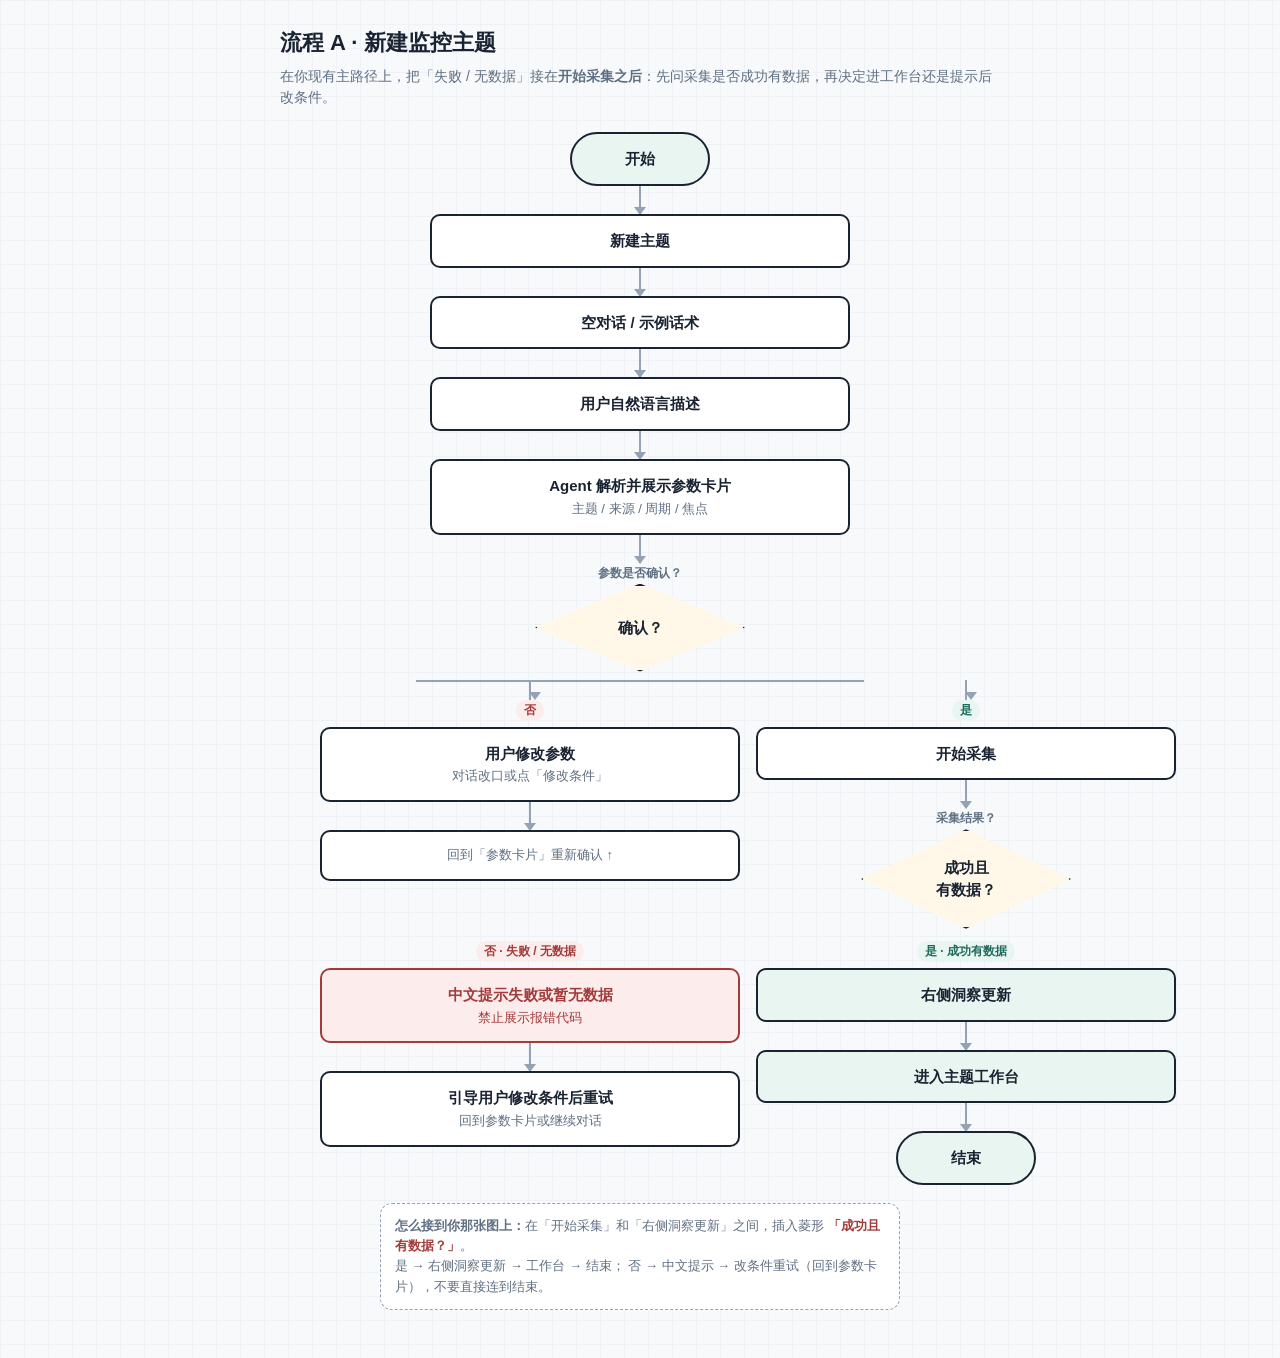
<file: prd-ui-mockups/flow-a.html>
<!DOCTYPE html>
<html lang="zh-CN">
<head>
  <meta charset="UTF-8" />
  <meta name="viewport" content="width=device-width, initial-scale=1" />
  <title>流程 A · 新建监控主题（含失败/无数据）</title>
  <style>
    :root {
      --ink: #1a2332;
      --muted: #5f6f82;
      --line: #94a3b4;
      --box: #ffffff;
      --start: #e8f5f0;
      --process: #ffffff;
      --decision: #fff7e8;
      --fail: #fdecec;
      --ok: #e8f5f0;
      --accent: #1f6b5c;
      --fail-ink: #a33b3b;
    }
    * { box-sizing: border-box; }
    body {
      margin: 0;
      font-family: "Segoe UI", "PingFang SC", "Microsoft YaHei", sans-serif;
      color: var(--ink);
      background:
        linear-gradient(#eef2f6 1px, transparent 1px),
        linear-gradient(90deg, #eef2f6 1px, transparent 1px),
        #f7f9fb;
      background-size: 24px 24px;
      padding: 28px 16px 48px;
    }
    .wrap { max-width: 720px; margin: 0 auto; }
    h1 { margin: 0 0 8px; font-size: 22px; }
    .sub { margin: 0 0 24px; color: var(--muted); font-size: 14px; line-height: 1.5; }
    .flow { display: flex; flex-direction: column; align-items: center; gap: 0; }
    .node {
      width: min(420px, 92vw);
      background: var(--box);
      border: 2px solid var(--ink);
      border-radius: 10px;
      padding: 14px 16px;
      text-align: center;
      font-size: 15px;
      font-weight: 600;
      line-height: 1.45;
      position: relative;
      z-index: 1;
    }
    .node--start, .node--end {
      width: 140px;
      border-radius: 999px;
      background: var(--start);
    }
    .node--decision {
      width: 210px;
      min-height: 88px;
      display: flex;
      align-items: center;
      justify-content: center;
      background: var(--decision);
      transform: rotate(0deg);
      clip-path: polygon(50% 0, 100% 50%, 50% 100%, 0 50%);
      border: none;
      padding: 28px 36px;
      box-shadow: inset 0 0 0 2px var(--ink);
    }
    .node--decision span { display: block; max-width: 120px; }
    .node--fail { background: var(--fail); border-color: var(--fail-ink); color: var(--fail-ink); }
    .node--ok { background: var(--ok); }
    .arrow {
      width: 2px;
      height: 28px;
      background: var(--line);
      position: relative;
    }
    .arrow::after {
      content: "";
      position: absolute;
      left: 50%;
      bottom: -1px;
      transform: translateX(-50%);
      border-left: 6px solid transparent;
      border-right: 6px solid transparent;
      border-top: 8px solid var(--line);
    }
    .label {
      font-size: 12px;
      color: var(--muted);
      font-weight: 700;
      margin: 2px 0;
    }
    .branch {
      width: min(640px, 96vw);
      display: grid;
      grid-template-columns: 1fr 1fr;
      gap: 16px;
      align-items: start;
      margin-top: 8px;
      position: relative;
    }
    .branch::before {
      content: "";
      position: absolute;
      top: 0;
      left: 50%;
      width: 70%;
      height: 2px;
      background: var(--line);
      transform: translateX(-50%);
    }
    .col {
      display: flex;
      flex-direction: column;
      align-items: center;
      gap: 0;
      padding-top: 0;
    }
    .col .drop {
      width: 2px;
      height: 20px;
      background: var(--line);
      margin-bottom: 0;
    }
    .col .drop::after {
      content: "";
      display: block;
      width: 0;
      margin: 12px auto 0;
      border-left: 6px solid transparent;
      border-right: 6px solid transparent;
      border-top: 8px solid var(--line);
    }
    .tag {
      font-size: 12px;
      font-weight: 700;
      margin-bottom: 6px;
      padding: 2px 8px;
      border-radius: 999px;
    }
    .tag--no { color: var(--fail-ink); background: #fdecec; }
    .tag--yes { color: var(--accent); background: #e8f5f0; }
    .merge-note {
      margin-top: 18px;
      width: min(520px, 94vw);
      background: #fff;
      border: 1px dashed var(--line);
      border-radius: 12px;
      padding: 12px 14px;
      color: var(--muted);
      font-size: 13px;
      line-height: 1.55;
    }
    .hl { color: var(--fail-ink); font-weight: 700; }
  </style>
</head>
<body>
  <div class="wrap">
    <h1>流程 A · 新建监控主题</h1>
    <p class="sub">在你现有主路径上，把「失败 / 无数据」接在<strong>开始采集之后</strong>：先问采集是否成功有数据，再决定进工作台还是提示后改条件。</p>

    <div class="flow">
      <div class="node node--start">开始</div>
      <div class="arrow"></div>
      <div class="node">新建主题</div>
      <div class="arrow"></div>
      <div class="node">空对话 / 示例话术</div>
      <div class="arrow"></div>
      <div class="node">用户自然语言描述</div>
      <div class="arrow"></div>
      <div class="node">Agent 解析并展示参数卡片<br /><span style="font-weight:500;font-size:13px;color:#5f6f82">主题 / 来源 / 周期 / 焦点</span></div>
      <div class="arrow"></div>
      <div class="label">参数是否确认？</div>
      <div class="node node--decision"><span>确认？</span></div>

      <div class="branch">
        <div class="col">
          <div class="drop"></div>
          <div class="tag tag--no">否</div>
          <div class="node">用户修改参数<br /><span style="font-weight:500;font-size:13px;color:#5f6f82">对话改口或点「修改条件」</span></div>
          <div class="arrow"></div>
          <div class="node" style="font-size:13px;font-weight:500;color:#5f6f82">回到「参数卡片」重新确认 ↑</div>
        </div>
        <div class="col">
          <div class="drop"></div>
          <div class="tag tag--yes">是</div>
          <div class="node">开始采集</div>
          <div class="arrow"></div>
          <div class="label">采集结果？</div>
          <div class="node node--decision"><span>成功且<br />有数据？</span></div>
        </div>
      </div>

      <!-- 第二层分支：只挂在右侧「是」路径下，用说明+并排展示 -->
      <div style="width:min(640px,96vw); margin-top:12px; display:grid; grid-template-columns:1fr 1fr; gap:16px;">
        <div class="col">
          <div class="tag tag--no">否 · 失败 / 无数据</div>
          <div class="node node--fail">中文提示失败或暂无数据<br /><span style="font-weight:500;font-size:13px">禁止展示报错代码</span></div>
          <div class="arrow"></div>
          <div class="node">引导用户修改条件后重试<br /><span style="font-weight:500;font-size:13px;color:#5f6f82">回到参数卡片或继续对话</span></div>
        </div>
        <div class="col">
          <div class="tag tag--yes">是 · 成功有数据</div>
          <div class="node node--ok">右侧洞察更新</div>
          <div class="arrow"></div>
          <div class="node node--ok">进入主题工作台</div>
          <div class="arrow"></div>
          <div class="node node--end">结束</div>
        </div>
      </div>

      <div class="merge-note">
        <strong>怎么接到你那张图上：</strong>在「开始采集」和「右侧洞察更新」之间，插入菱形
        <span class="hl">「成功且有数据？」</span>。
        <br />是 → 右侧洞察更新 → 工作台 → 结束；
        否 → 中文提示 → 改条件重试（回到参数卡片），不要直接连到结束。
      </div>
    </div>
  </div>
</body>
</html>
</file>
